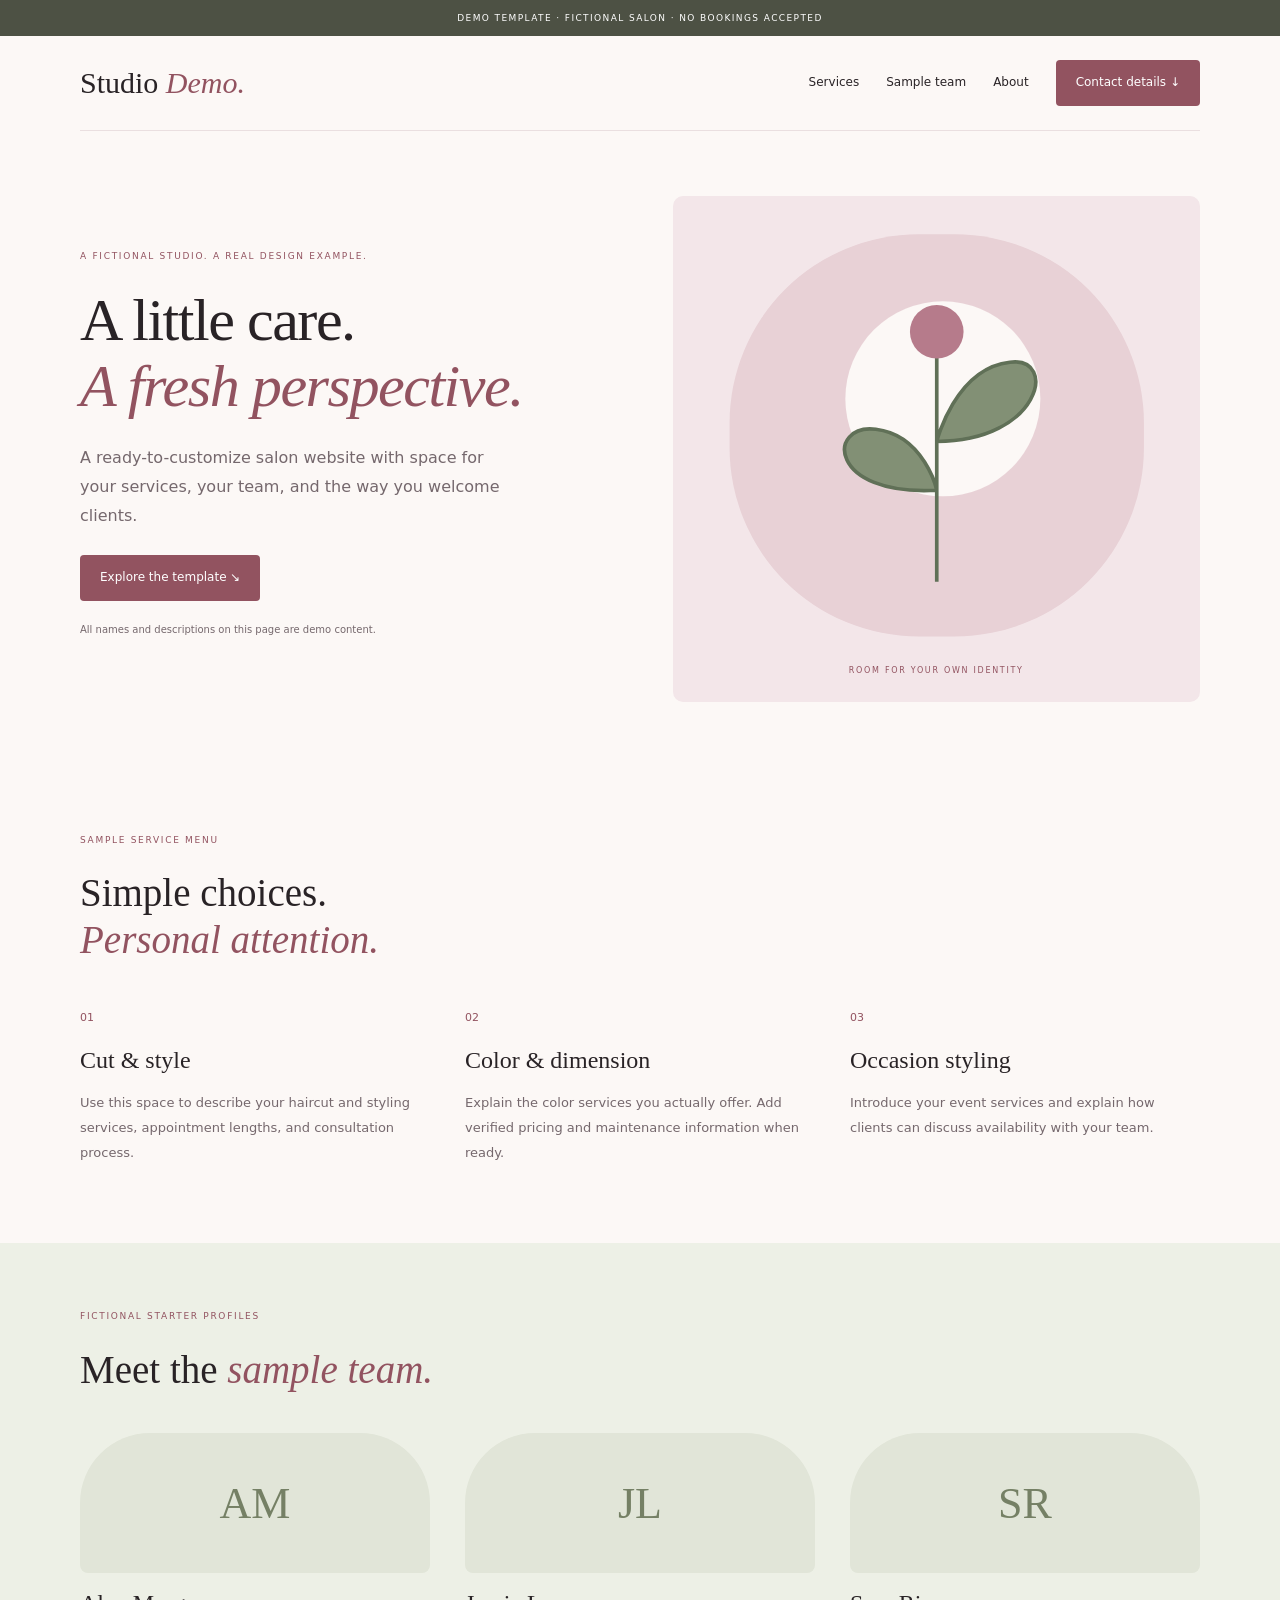
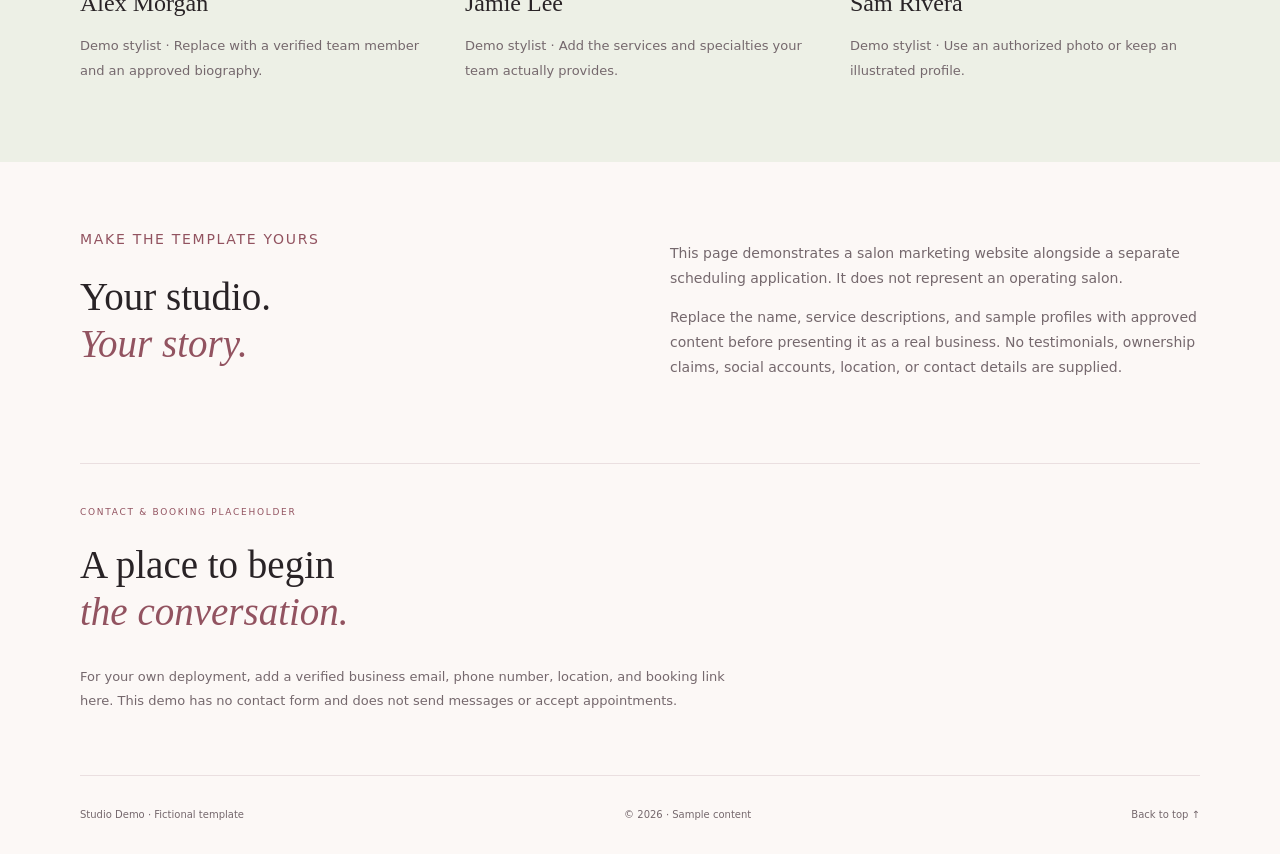
<file: Website/public/index.html>
<!doctype html><html lang="en"><head><meta charset="utf-8"><meta name="viewport" content="width=device-width,initial-scale=1"><title>Studio Demo · Fictional Salon Template</title><meta name="description" content="A fictional salon website template accompanying the Salon Scheduler demo project."><meta name="theme-color" content="#925360"><link rel="icon" href="assets/favicon.svg"><link rel="stylesheet" href="styles.css"><script src="app.js" defer></script></head><body><a class="skip" href="#main">Skip to content</a><div class="demo-notice">DEMO TEMPLATE · FICTIONAL SALON · NO BOOKINGS ACCEPTED</div><header class="header wrap"><a class="brand" href="#">Studio <em>Demo.</em></a><button class="menu-toggle" type="button" aria-controls="navigation" aria-expanded="false">Menu ☰</button><nav id="navigation" aria-label="Main navigation"><a href="#services">Services</a><a href="#team">Sample team</a><a href="#about">About</a><a class="button" href="#contact">Contact details ↓</a></nav></header><main id="main"><section class="hero wrap"><div><p class="eyebrow">A FICTIONAL STUDIO. A REAL DESIGN EXAMPLE.</p><h1>A little care.<br><em>A fresh perspective.</em></h1><p class="intro">A ready-to-customize salon website with space for your services, your team, and the way you welcome clients.</p><a class="button" href="#services">Explore the template ↘</a><p class="small">All names and descriptions on this page are demo content.</p></div><div class="hero-art" role="img" aria-label="Abstract botanical illustration"><svg viewBox="0 0 400 360" aria-hidden="true"><rect x="30" y="15" width="340" height="330" rx="155" fill="#e8d1d6"/><circle cx="205" cy="150" r="80" fill="#fcf8f6"/><path d="M200 300V115M200 225C110 230 110 170 150 175c40 5 50 50 50 50M200 185c85 0 100-70 60-65-45 5-60 65-60 65" fill="#829075" stroke="#607057" stroke-width="3"/><circle cx="200" cy="95" r="22" fill="#b67b8b"/></svg><span>ROOM FOR YOUR OWN IDENTITY</span></div></section><section id="services" class="wrap section"><p class="eyebrow">SAMPLE SERVICE MENU</p><h2>Simple choices.<br><em>Personal attention.</em></h2><div class="cards"><article><span>01</span><h3>Cut &amp; style</h3><p>Use this space to describe your haircut and styling services, appointment lengths, and consultation process.</p></article><article><span>02</span><h3>Color &amp; dimension</h3><p>Explain the color services you actually offer. Add verified pricing and maintenance information when ready.</p></article><article><span>03</span><h3>Occasion styling</h3><p>Introduce your event services and explain how clients can discuss availability with your team.</p></article></div></section><section id="team" class="team section"><div class="wrap"><p class="eyebrow">FICTIONAL STARTER PROFILES</p><h2>Meet the <em>sample team.</em></h2><div class="cards"><article><div class="initial">AM</div><h3>Alex Morgan</h3><p>Demo stylist · Replace with a verified team member and an approved biography.</p></article><article><div class="initial">JL</div><h3>Jamie Lee</h3><p>Demo stylist · Add the services and specialties your team actually provides.</p></article><article><div class="initial">SR</div><h3>Sam Rivera</h3><p>Demo stylist · Use an authorized photo or keep an illustrated profile.</p></article></div></div></section><section id="about" class="wrap about section"><div><p class="eyebrow">MAKE THE TEMPLATE YOURS</p><h2>Your studio.<br><em>Your story.</em></h2></div><div><p>This page demonstrates a salon marketing website alongside a separate scheduling application. It does not represent an operating salon.</p><p>Replace the name, service descriptions, and sample profiles with approved content before presenting it as a real business. No testimonials, ownership claims, social accounts, location, or contact details are supplied.</p></div></section><section id="contact" class="contact wrap"><p class="eyebrow">CONTACT &amp; BOOKING PLACEHOLDER</p><h2>A place to begin<br><em>the conversation.</em></h2><p>For your own deployment, add a verified business email, phone number, location, and booking link here. This demo has no contact form and does not send messages or accept appointments.</p></section></main><footer class="wrap"><span>Studio Demo · Fictional template</span><span>© <span id="year">2026</span> · Sample content</span><a href="#">Back to top ↑</a></footer></body></html>
</file>
<file: Website/public/styles.css>
:root{--paper:#fcf8f6;--ink:#292326;--muted:#75686d;--rose:#925360;--line:#eadfe0}*{box-sizing:border-box}html{scroll-behavior:smooth;scroll-padding-top:25px}body{margin:0;font:15px/1.8 system-ui,sans-serif;background:var(--paper);color:var(--ink)}a{color:inherit;text-decoration:none}a:focus-visible,button:focus-visible{outline:3px solid var(--rose);outline-offset:5px}.wrap{width:min(1120px,88%);margin:auto}.skip{position:absolute;top:-100px;padding:10px;background:white}.skip:focus{top:10px}.demo-notice{background:#4d5144;color:white;text-align:center;font-size:9px;letter-spacing:1.4px;padding:10px 15px}.header{display:flex;justify-content:space-between;align-items:center;gap:30px;padding-block:24px;border-bottom:1px solid var(--line)}.brand{font:30px Georgia,serif}.brand em{color:var(--rose)}nav{display:flex;gap:27px;align-items:center;font-size:12px}.button{display:inline-block;padding:12px 20px;background:var(--rose);color:white;border-radius:4px;font-size:12px}.menu-toggle{display:none}.hero{display:grid;grid-template-columns:1fr 1fr;align-items:center;gap:65px;padding-block:65px}.eyebrow{font-size:9px;letter-spacing:1.7px;color:var(--rose);margin:0 0 22px}h1{font:clamp(40px,4.7vw,65px)/1.1 Georgia,serif;margin:0 0 25px;font-weight:400;letter-spacing:-1.5px}h2{font:39px/1.2 Georgia,serif;font-weight:400;margin:0 0 30px}h1 em,h2 em{color:var(--rose)}p{color:var(--muted)}.intro{font-size:16px;max-width:430px;margin-bottom:25px}.small{font-size:10px;margin-top:20px}.hero-art{background:#f3e6e9;border-radius:10px;padding:20px;text-align:center}.hero-art svg{width:100%;display:block}.hero-art span{font-size:8px;letter-spacing:1.7px;color:var(--rose)}.section{padding-block:65px}.cards{display:grid;grid-template-columns:repeat(3,1fr);gap:35px;margin-top:40px}.cards article>span{font-size:11px;color:var(--rose)}h3{font:24px Georgia,serif;font-weight:400;margin:17px 0}.cards p{font-size:13px;line-height:1.9}.team{background:#edf0e6}.initial{height:140px;background:#e1e5d8;display:grid;place-items:center;font:44px Georgia,serif;color:#758065;border-radius:70px 70px 8px 8px}.about{display:grid;grid-template-columns:1fr 1fr;gap:60px}.about p{font-size:14px}.contact{border-block:1px solid var(--line);padding-block:40px 50px}.contact p:last-child{max-width:650px;font-size:13px}footer{display:flex;justify-content:space-between;gap:20px;font-size:10px;padding-block:30px!important;color:var(--muted)}@media(max-width:700px){.header{flex-wrap:wrap;gap:20px}.brand{font-size:25px}.menu-toggle{display:block;padding:9px 12px;border:1px solid var(--line);background:none;color:var(--ink)}nav{display:none;width:100%;flex-wrap:wrap;gap:20px}nav.open{display:flex}.hero{grid-template-columns:1fr;gap:30px;padding-block:40px}h1{font-size:45px}h2{font-size:32px}.hero-art{max-width:430px;width:100%;margin:auto}.section{padding-block:40px}.cards{grid-template-columns:1fr;gap:25px}.cards article{border-top:1px solid #d1d7c7;padding-top:20px}.initial{height:110px;max-width:200px}.about{grid-template-columns:1fr;gap:10px}footer{flex-wrap:wrap;font-size:9px}}@media(prefers-reduced-motion:reduce){html{scroll-behavior:auto}}
</file>
